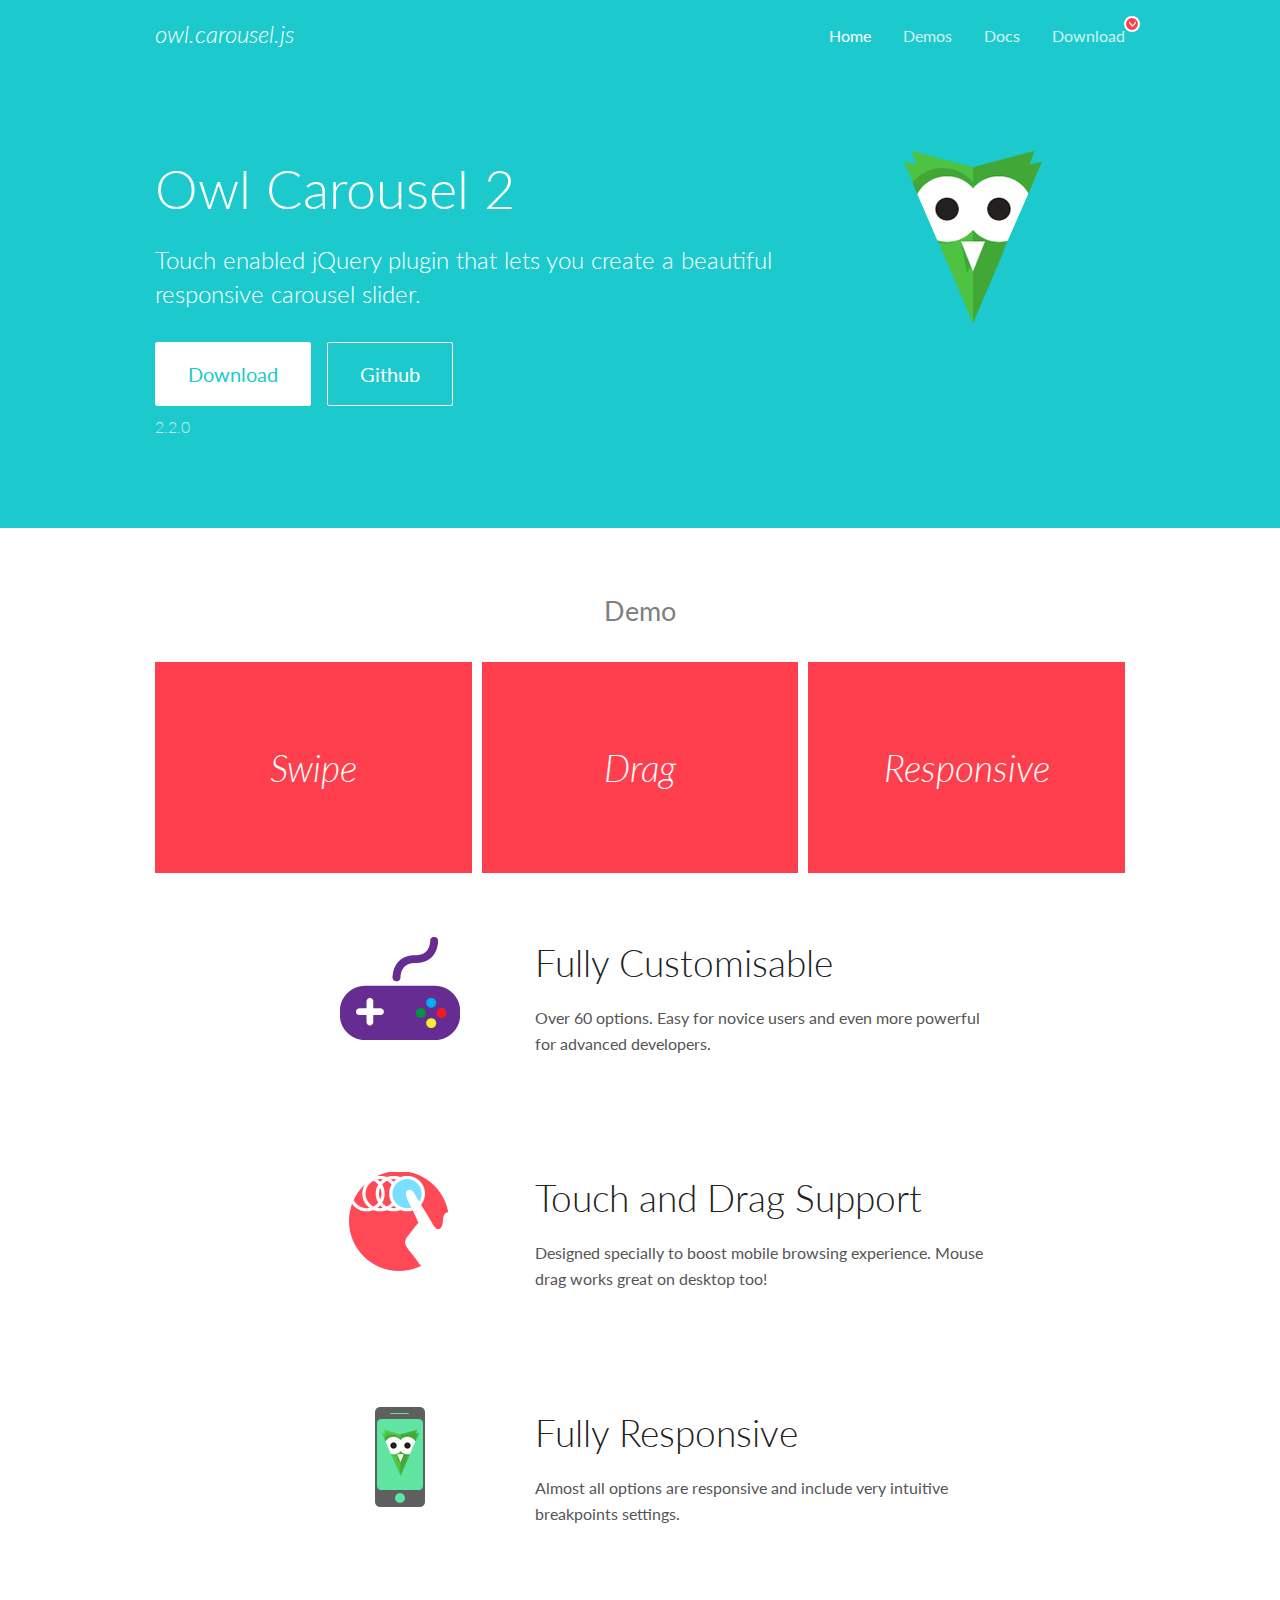
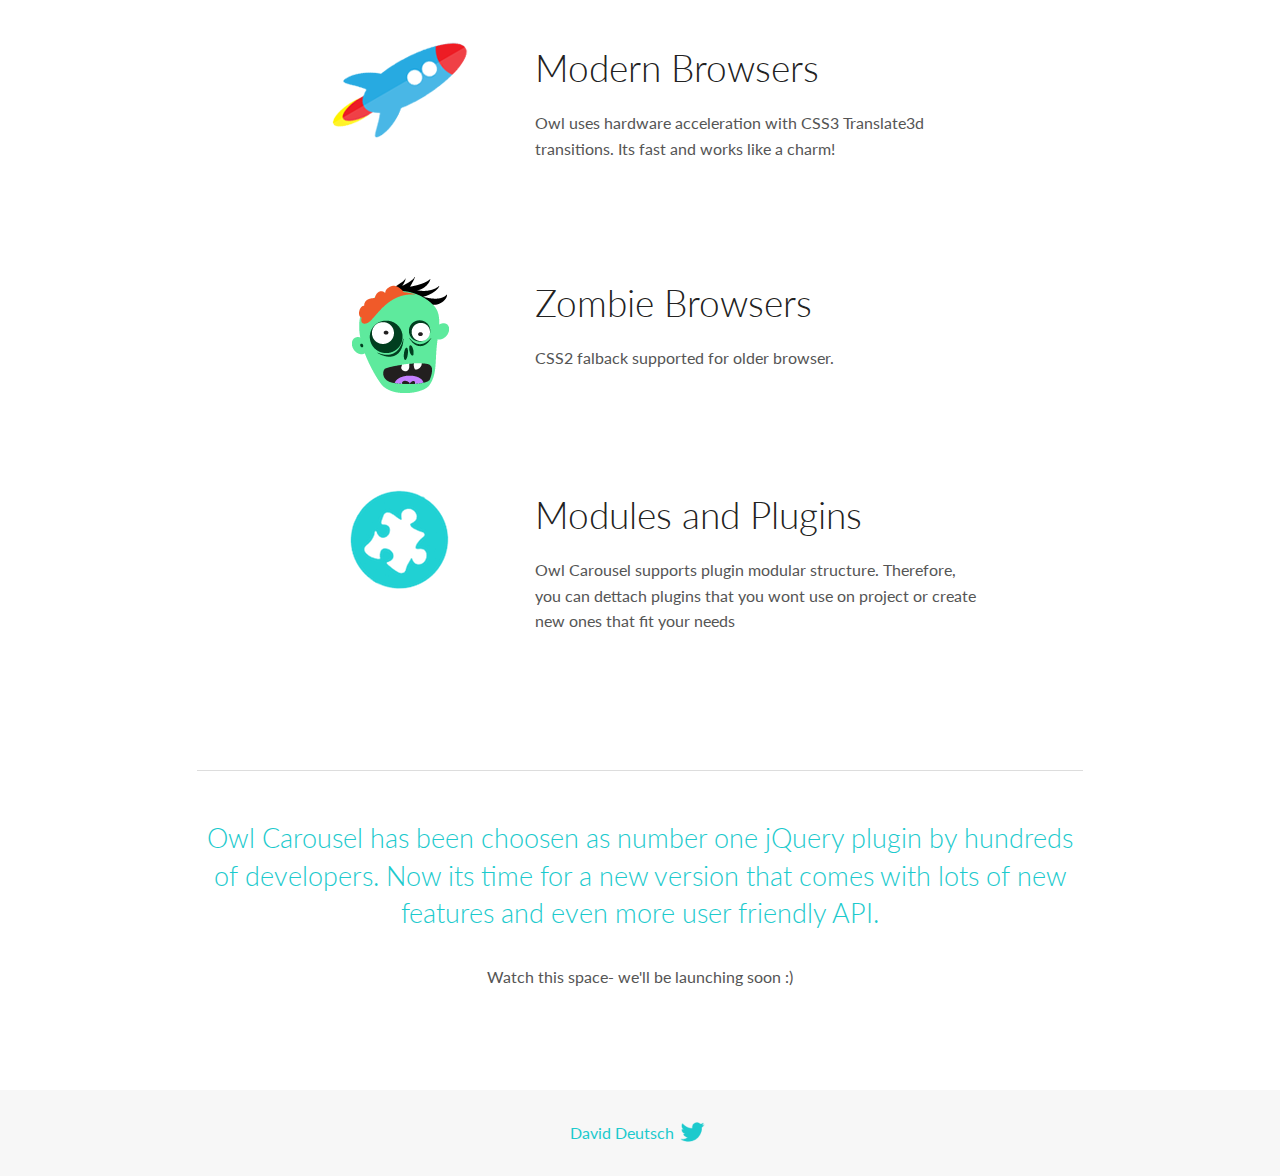
<file: assets/node_modules/owl.carousel/docs/index.html>
<!DOCTYPE html>
<html lang="en">
  <head>

    <!-- head -->
    <meta charset="utf-8">
    <meta name="msapplication-tap-highlight" content="no" />
    <meta name="viewport" content="width=device-width, initial-scale=1.0" />
    <meta name="description" content="Touch enabled jQuery plugin that lets you create beautiful responsive carousel slider.">
    <meta name="author" content="David Deutsch">
    <title>
      Home | Owl Carousel | 2.2.0
    </title>

    <!-- Stylesheets -->
    <link href='https://fonts.googleapis.com/css?family=Lato:300,400,700,400italic,300italic' rel='stylesheet' type='text/css'>
    <link rel="stylesheet" href="assets/css/docs.theme.min.css">

    <!-- Owl Stylesheets -->
    <link rel="stylesheet" href="assets/owlcarousel/assets/owl.carousel.min.css">
    <link rel="stylesheet" href="assets/owlcarousel/assets/owl.theme.default.min.css">

    <!-- HTML5 shim and Respond.js IE8 support of HTML5 elements and media queries -->

    <!--[if lt IE 9]>
      <script src="https://oss.maxcdn.com/libs/html5shiv/3.7.0/html5shiv.js"></script>
      <script src="https://oss.maxcdn.com/libs/respond.js/1.3.0/respond.min.js"></script>
    <![endif]-->

    <!-- Favicons -->
    <link rel="apple-touch-icon-precomposed" sizes="144x144" href="assets/ico/apple-touch-icon-144-precomposed.png">
    <link rel="shortcut icon" href="assets/ico/favicon.png">
    <link rel="shortcut icon" href="favicon.ico">

    <!-- Yeah i know js should not be in header. Its required for demos.-->

    <!-- javascript -->
    <script src="assets/vendors/jquery.min.js"></script>
    <script src="assets/owlcarousel/owl.carousel.js"></script>
  </head>
  <body>

    <!-- header -->
    <header class="header">
      <div class="row">
        <div class="large-12 columns">
          <div class="brand left">
            <h3>
              <a href="/OwlCarousel2/">owl.carousel.js</a> 
            </h3>
          </div>
          <a id="toggle-nav" class="right">
            <span></span> <span></span> <span></span> 
          </a> 
          <div class="nav-bar">
            <ul class="clearfix">
              <li class="active">
                <a href="/OwlCarousel2/index.html">Home</a> 
              </li>
              <li> <a href="/OwlCarousel2/demos/demos.html">Demos</a>  </li>
              <li> <a href="/OwlCarousel2/docs/started-welcome.html">Docs</a>  </li>
              <li>
                <a href="/OwlCarousel2/download/owl.carousel.2.2.0.zip">Download</a> 
                <span class="download"></span> 
              </li>
            </ul>
          </div>
        </div>
      </div>
    </header>

    <!-- home panel -->
    <section id="hero">
      <div class="row">
        <div class="large-8 medium-8 columns">
          <h1>Owl Carousel 2</h1>
          <h4>Touch enabled jQuery plugin that lets you create a beautiful responsive carousel slider.</h4>
          <a href="/OwlCarousel2/download/owl.carousel.2.2.0.zip" class="hero-button">Download</a> 
          <a href="https://github.com/OwlCarousel2/OwlCarousel2" class="hero-button outline">Github</a> 
          <p>2.2.0</p>
        </div>
        <div class="large-4 medium-4 columns">
          <img class="owl-logo" src="assets/img/owl-logo.png" alt="mr. Owl">
        </div>
      </div>
    </section>

    <!-- body -->
    <div class="home-demo">
      <div class="row">
        <div class="large-12 columns">
          <h3>Demo</h3>
          <div class="owl-carousel">
            <div class="item">
              <h2>Swipe</h2>
            </div>
            <div class="item">
              <h2>Drag</h2>
            </div>
            <div class="item">
              <h2>Responsive</h2>
            </div>
            <div class="item">
              <h2>CSS3</h2>
            </div>
            <div class="item">
              <h2>Fast</h2>
            </div>
            <div class="item">
              <h2>Easy</h2>
            </div>
            <div class="item">
              <h2>Free</h2>
            </div>
            <div class="item">
              <h2>Upgradable</h2>
            </div>
            <div class="item">
              <h2>Tons of options</h2>
            </div>
            <div class="item">
              <h2>Infinity</h2>
            </div>
            <div class="item">
              <h2>Auto Width</h2>
            </div>
          </div>
        </div>
      </div>
    </div>
    <script>
      var owl = $('.owl-carousel');
      owl.owlCarousel({
        margin: 10,
        loop: true,
        responsive: {
          0: {
            items: 1
          },
          600: {
            items: 2
          },
          1000: {
            items: 3
          }
        }
      })
    </script>

    <!-- features -->
    <div id="features">
      <div class="row">
        <div class="small-12 medium-9 small-centered columns">
          <section class="row feature">
            <div class="medium-4 small-12 columns">
              <img src="assets/img/feature-options.png" alt="">
            </div>
            <div class="medium-8 small-12 columns">
              <h2>Fully Customisable</h2>
              <p>Over 60 options. Easy for novice users and even more powerful for advanced developers.</p>
            </div>
          </section>
          <section class="row feature">
            <div class="medium-4 small-12 columns">
              <img src="assets/img/feature-drag.png" alt="">
            </div>
            <div class="medium-8 small-12 columns">
              <h2>Touch and Drag Support</h2>
              <p>Designed specially to boost mobile browsing experience. Mouse drag works great on desktop too!</p>
            </div>
          </section>
          <section class="row feature">
            <div class="medium-4 small-12 columns">
              <img src="assets/img/feature-responsive.png" alt="">
            </div>
            <div class="medium-8 small-12 columns">
              <h2>Fully Responsive</h2>
              <p>Almost all options are responsive and include very intuitive breakpoints settings.</p>
            </div>
          </section>
          <section class="row feature">
            <div class="medium-4 small-12 columns">
              <img src="assets/img/feature-modern.png" alt="">
            </div>
            <div class="medium-8 small-12 columns">
              <h2>Modern Browsers</h2>
              <p>Owl uses hardware acceleration with CSS3 Translate3d transitions. Its fast and works like a charm! </p>
            </div>
          </section>
          <section class="row feature">
            <div class="medium-4 small-12 columns">
              <img src="assets/img/feature-zombie.png" alt="">
            </div>
            <div class="medium-8 small-12 columns">
              <h2>Zombie Browsers</h2>
              <p>CSS2 falback supported for older browser.</p>
            </div>
          </section>
          <section class="row feature">
            <div class="medium-4 small-12 columns">
              <img src="assets/img/feature-module.png" alt="">
            </div>
            <div class="medium-8 small-12 columns">
              <h2>Modules and Plugins</h2>
              <p>Owl Carousel supports plugin modular structure. Therefore, you can dettach plugins that you wont use on project or create new ones that fit your needs</p>
            </div>
          </section>
        </div>
      </div>
    </div>

    <!-- footer -->
    <section id="teaser-text">
      <div class="row">
        <div class="small-12 medium-11 small-centered columns">
          <hr>
          <h3 id="owl-carousel-has-been-choosen-as-number-one-jquery-plugin-by-hundreds-of-developers-now-its-time-for-a-new-version-that-comes-with-lots-of-new-features-and-even-more-user-friendly-api-">Owl Carousel has been choosen as number one jQuery plugin by hundreds of developers. Now its time for a new version that comes with lots of new features and even more user friendly API.</h3>
          <p>Watch this space- we&#39;ll be launching soon :)</p>
        </div>
      </div>
    </section>

    <!-- footer -->
    <footer class="footer">
      <div class="row">
        <div class="large-12 columns">
          <h5>
            <a href="/docs/support-contact.html">David Deutsch</a> 
            <a id="custom-tweet-button" href="https://twitter.com/share?url=http://www.owlcarousel.owlgraphic.com&text=Owl Carousel - This is so awesome! " target="_blank"></a> 
          </h5>
        </div>
      </div>
    </footer>

    <!-- vendors -->
    <script src="assets/vendors/highlight.js"></script>
    <script src="assets/js/app.js"></script>
  </body>
</html>
</file>
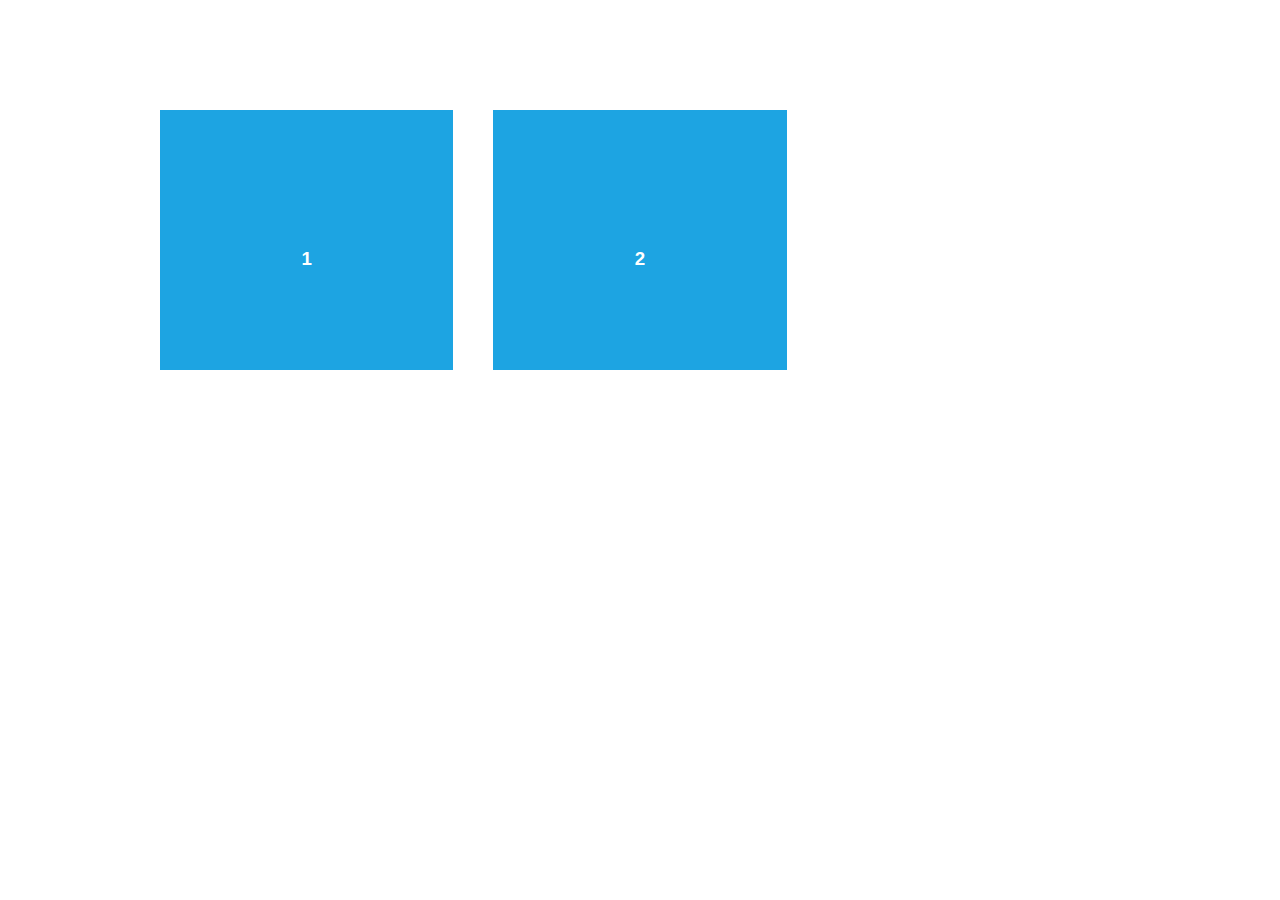
<file: assets/node_modules/aos/demo/async.html>
<!DOCTYPE html>
<html>
  <head>
    <meta charset="utf-8">
    <title>AOS - Animate on scroll library</title>
    <meta name="viewport" content="width=device-width">
    <link rel="stylesheet" href="css/styles.css" />
    <link rel="stylesheet" href="../dist/aos.css" />
  </head>
  <body>
    <div id="aos-demo" class="aos-all"></div>

    <script src="../dist/aos.js"></script>
    <script>
      AOS.init({
        easing: 'ease-in-out-sine'
      });

      setInterval(addItem, 300);

      var itemsCounter = 1;
      var container = document.getElementById('aos-demo');

      function addItem () {
        if (itemsCounter > 42) return;
        var item = document.createElement('div');
        item.classList.add('aos-item');
        item.setAttribute('data-aos', 'fade-up');
        item.innerHTML = '<div class="aos-item__inner"><h3>' + itemsCounter + '</h3></div>';
        container.appendChild(item);
        itemsCounter++;
      }
    </script>
  </body>
</html>
</file>
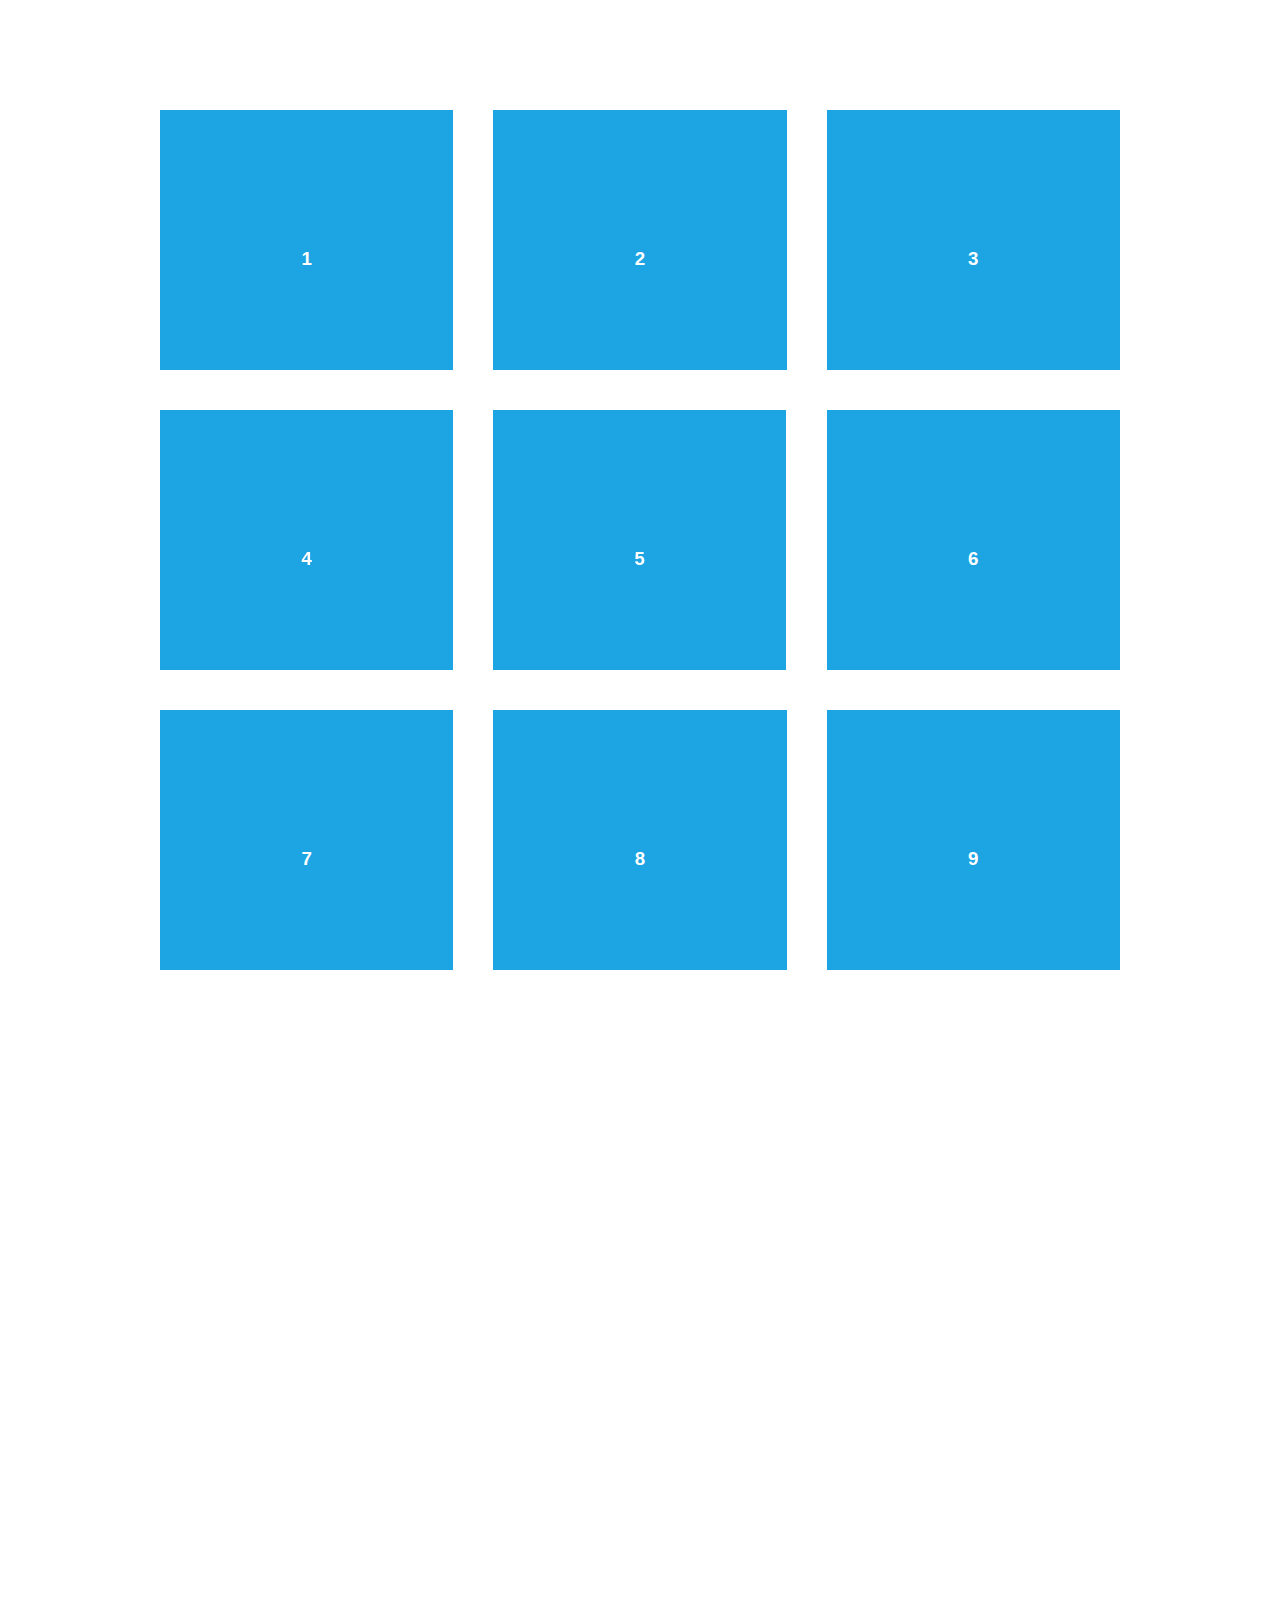
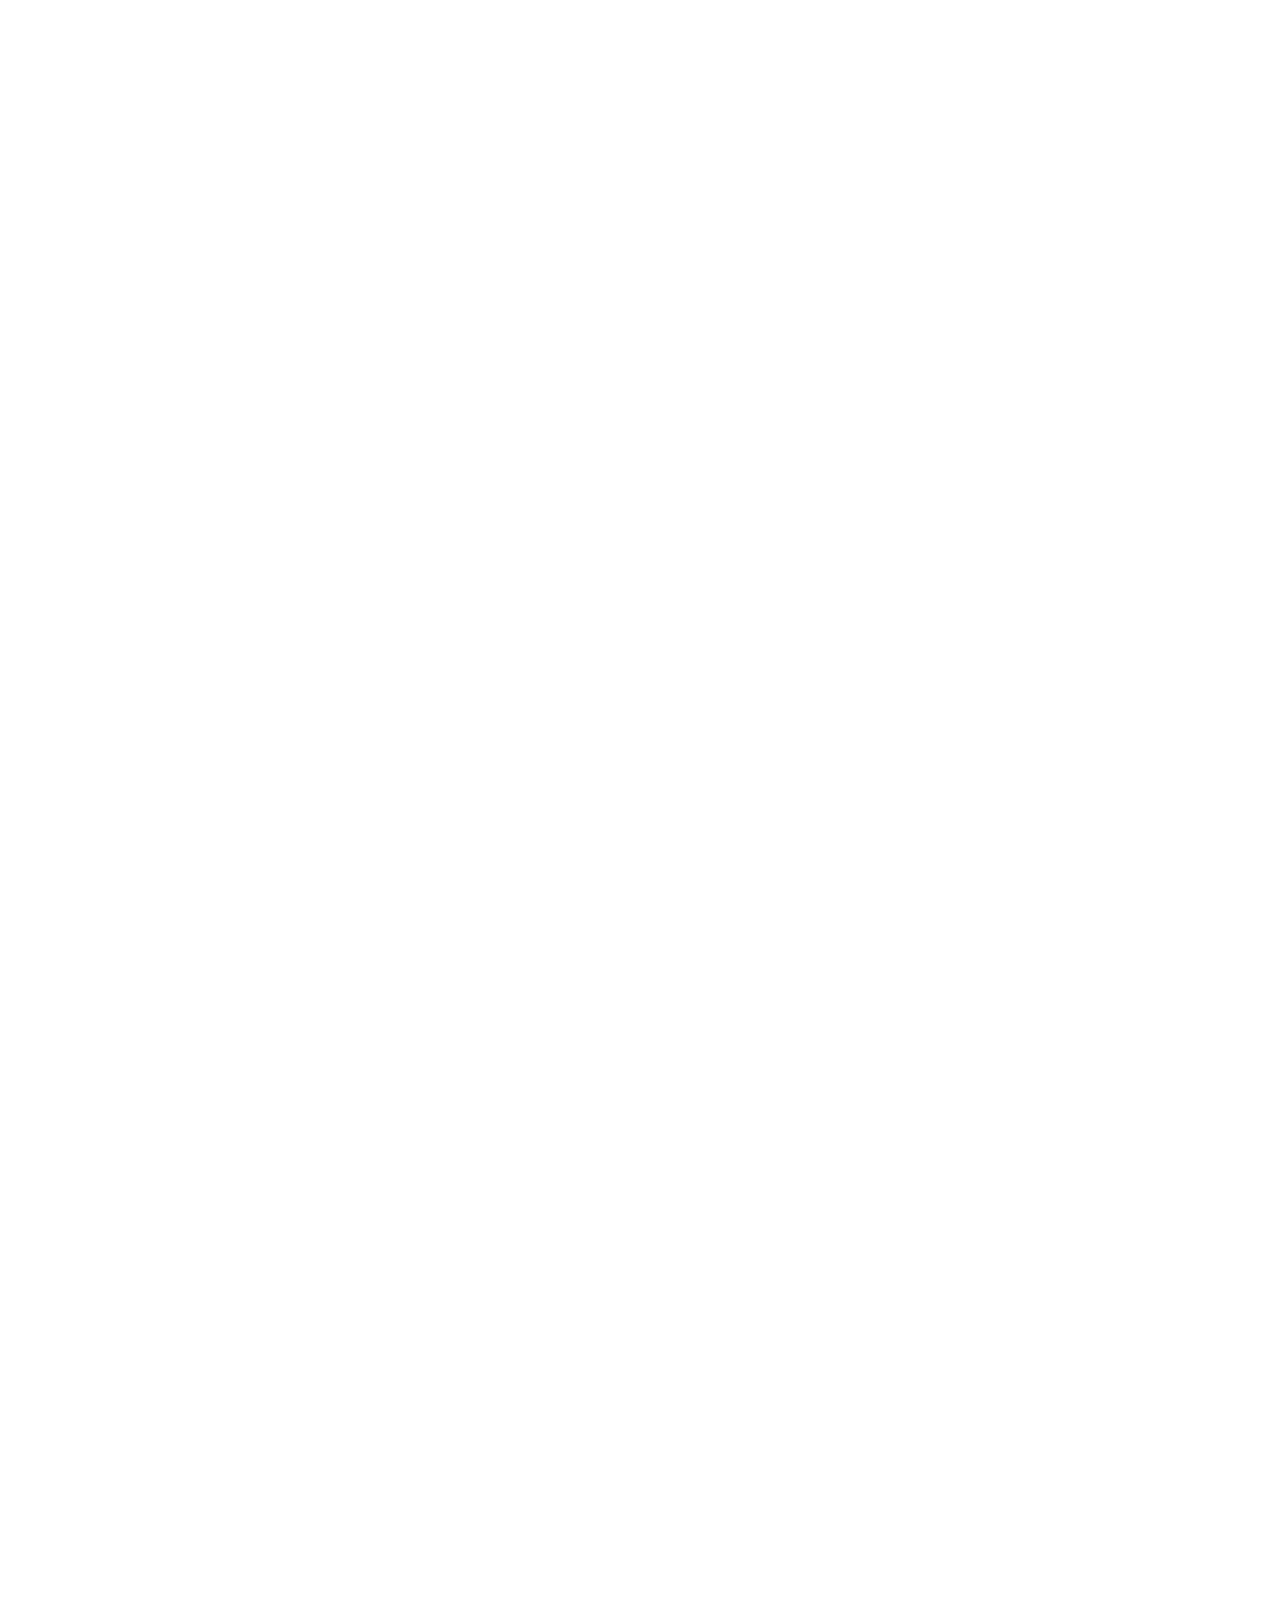
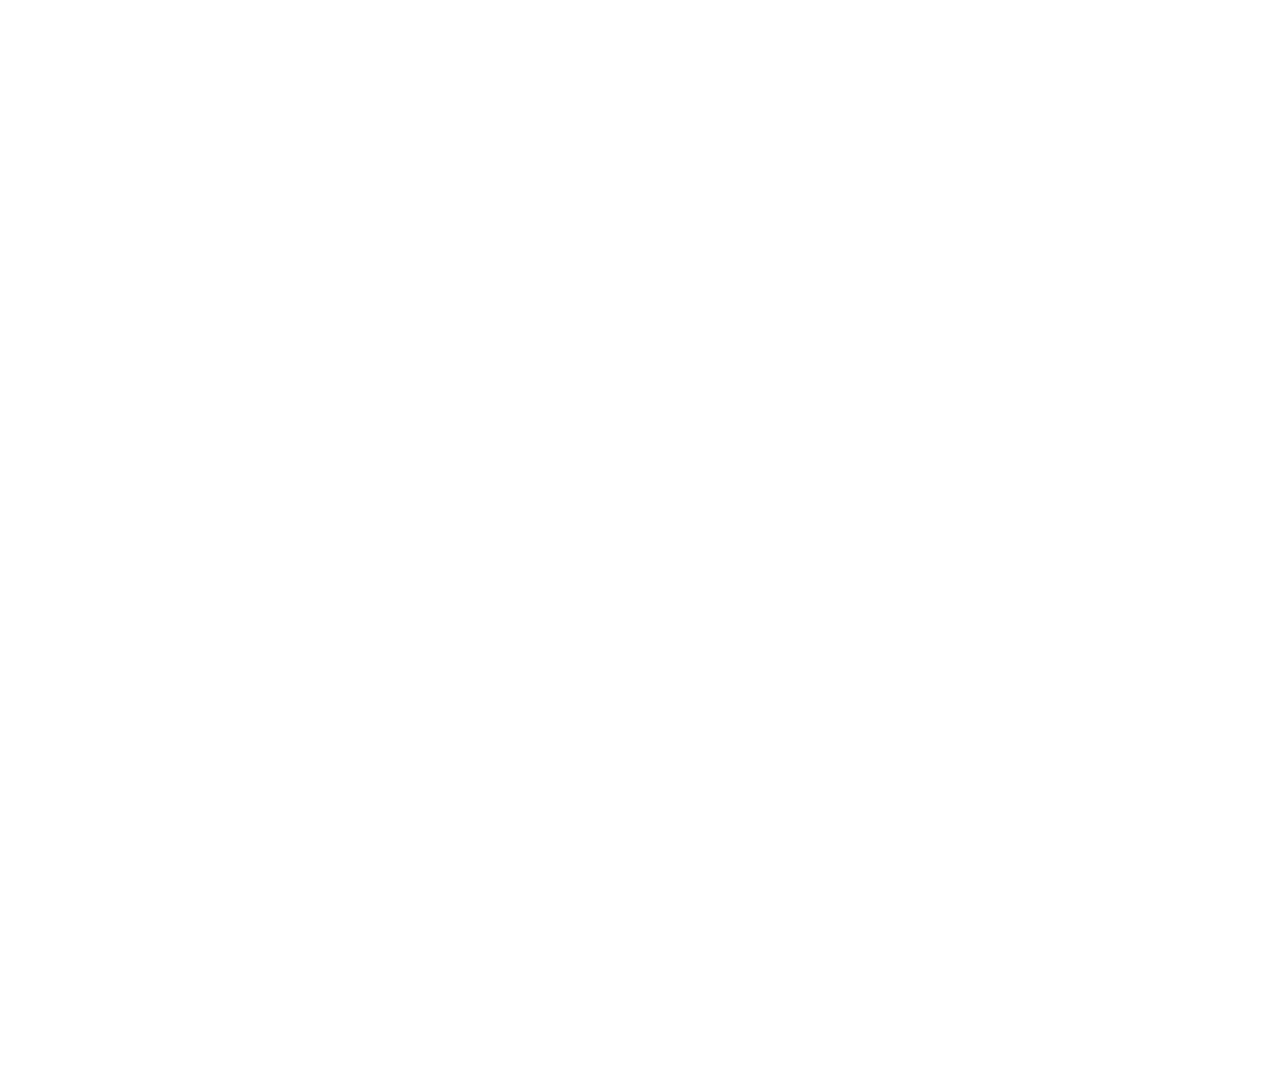
<file: assets/node_modules/aos/demo/simple.html>
<!DOCTYPE html>
<html>
  <head>
    <meta charset="utf-8">
    <title>AOS - Animate on scroll library</title>
    <meta name="viewport" content="width=device-width">
    <link rel="stylesheet" href="css/styles.css" />
    <link rel="stylesheet" href="../dist/aos.css" />
    <!--[if lt IE 9]>
    <script src="//html5shiv.googlecode.com/svn/trunk/html5.js"></script>
    <![endif]-->
  </head>
  <body>
    <div id="transcroller-body" class="aos-all">
      <div class="aos-item" data-aos="fade-up">
        <div class="aos-item__inner"><h3>1</h3></div>
      </div>
      <div class="aos-item" data-aos="fade-down">
        <div class="aos-item__inner"><h3>2</h3></div>
      </div>
      <div class="aos-item" data-aos="zoom-out-down">
        <div class="aos-item__inner"><h3>3</h3></div>
      </div>
      <div class="aos-item" data-aos="flip-down">
        <div class="aos-item__inner"><h3>4</h3></div>
      </div>
      <div class="aos-item" data-aos="flip-up">
        <div class="aos-item__inner"><h3>5</h3></div>
      </div>
      <div class="aos-item" data-aos="fade-down">
        <div class="aos-item__inner"><h3>6</h3></div>
      </div>
      <div class="aos-item" data-aos="fade-in">
        <div class="aos-item__inner"><h3>7</h3></div>
      </div>
      <div class="aos-item" data-aos="fade-down">
        <div class="aos-item__inner"><h3>8</h3></div>
      </div>
      <div class="aos-item" data-aos="fade-in">
        <div class="aos-item__inner"><h3>9</h3></div>
      </div>
      <div class="aos-item" data-aos="fade-down">
        <div class="aos-item__inner"><h3>10</h3></div>
      </div>
      <div class="aos-item" data-aos="fade-up">
        <div class="aos-item__inner"><h3>11</h3></div>
      </div>
      <div class="aos-item" data-aos="fade-down">
        <div class="aos-item__inner"><h3>12</h3></div>
      </div>
      <div class="aos-item" data-aos="fade-in">
        <div class="aos-item__inner"><h3>13</h3></div>
      </div>
      <div class="aos-item" data-aos="fade-up">
        <div class="aos-item__inner"><h3>14</h3></div>
      </div>
      <div class="aos-item" data-aos="fade-in">
        <div class="aos-item__inner"><h3>15</h3></div>
      </div>
      <div class="aos-item" data-aos="fade-up">
        <div class="aos-item__inner"><h3>16</h3></div>
      </div>
      <div class="aos-item" data-aos="fade-down">
        <div class="aos-item__inner"><h3>17</h3></div>
      </div>
      <div class="aos-item" data-aos="fade-up">
        <div class="aos-item__inner"><h3>18</h3></div>
      </div>
      <div class="aos-item" data-aos="zoom-out">
        <div class="aos-item__inner"><h3>19</h3></div>
      </div>
      <div class="aos-item" data-aos="fade-up">
        <div class="aos-item__inner"><h3>20</h3></div>
      </div>
      <div class="aos-item" data-aos="zoom-out">
        <div class="aos-item__inner"><h3>21</h3></div>
      </div>
      <div class="aos-item" data-aos="fade-in">
        <div class="aos-item__inner"><h3>22</h3></div>
      </div>
      <div class="aos-item" data-aos="zoom-out-up">
        <div class="aos-item__inner"><h3>23</h3></div>
      </div>
      <div class="aos-item" data-aos="zoom-out-down">
        <div class="aos-item__inner"><h3>24</h3></div>
      </div>
      <div class="aos-item" data-aos="fade-in">
        <div class="aos-item__inner"><h3>25</h3></div>
      </div>
      <div class="aos-item" data-aos="fade-in">
        <div class="aos-item__inner"><h3>26</h3></div>
      </div>
      <div class="aos-item" data-aos="fade-in">
        <div class="aos-item__inner"><h3>27</h3></div>
      </div>
      <div class="aos-item" data-aos="fade-in">
        <div class="aos-item__inner"><h3>28</h3></div>
      </div>
      <div class="aos-item" data-aos="fade-in">
        <div class="aos-item__inner"><h3>29</h3></div>
      </div>
      <div class="aos-item" data-aos="fade-in">
        <div class="aos-item__inner"><h3>30</h3></div>
      </div>
      <div class="aos-item" data-aos="fade-in">
        <div class="aos-item__inner"><h3>31</h3></div>
      </div>
      <div class="aos-item" data-aos="fade-in">
        <div class="aos-item__inner"><h3>32</h3></div>
      </div>
      <div class="aos-item" data-aos="fade-in">
        <div class="aos-item__inner"><h3>33</h3></div>
      </div>
      <div class="aos-item" data-aos="fade-in">
        <div class="aos-item__inner"><h3>34</h3></div>
      </div>
      <div class="aos-item" data-aos="fade-in">
        <div class="aos-item__inner"><h3>35</h3></div>
      </div>
      <div class="aos-item" data-aos="fade-in">
        <div class="aos-item__inner"><h3>36</h3></div>
      </div>
      <div class="aos-item" data-aos="fade-in">
        <div class="aos-item__inner"><h3>37</h3></div>
      </div>
      <div class="aos-item" data-aos="fade-in">
        <div class="aos-item__inner"><h3>38</h3></div>
      </div>
      <div class="aos-item" data-aos="fade-in">
        <div class="aos-item__inner"><h3>39</h3></div>
      </div>
      <div class="aos-item" data-aos="fade-in">
        <div class="aos-item__inner"><h3>40</h3></div>
      </div>
      <div class="aos-item" data-aos="fade-in">
        <div class="aos-item__inner"><h3>41</h3></div>
      </div>
      <div class="aos-item" data-aos="fade-in">
        <div class="aos-item__inner"><h3>42</h3></div>
      </div>
    </div>

    <script src="../dist/aos.js"></script>
    <script>
      AOS.init({
        easing: 'ease-in-out-sine'
      });
    </script>

    <!-- <script src="//cdnjs.cloudflare.com/ajax/libs/require.js/2.1.11/require.min.js"></script>
    <script>
      requirejs.config({
          baseUrl: '../dist',
      });

      require(['aos'], function(AOS){
          AOS.init({
              easing: 'ease-in-out-sine'
          });
      });
    </script> -->
  </body>
</html>
</file>
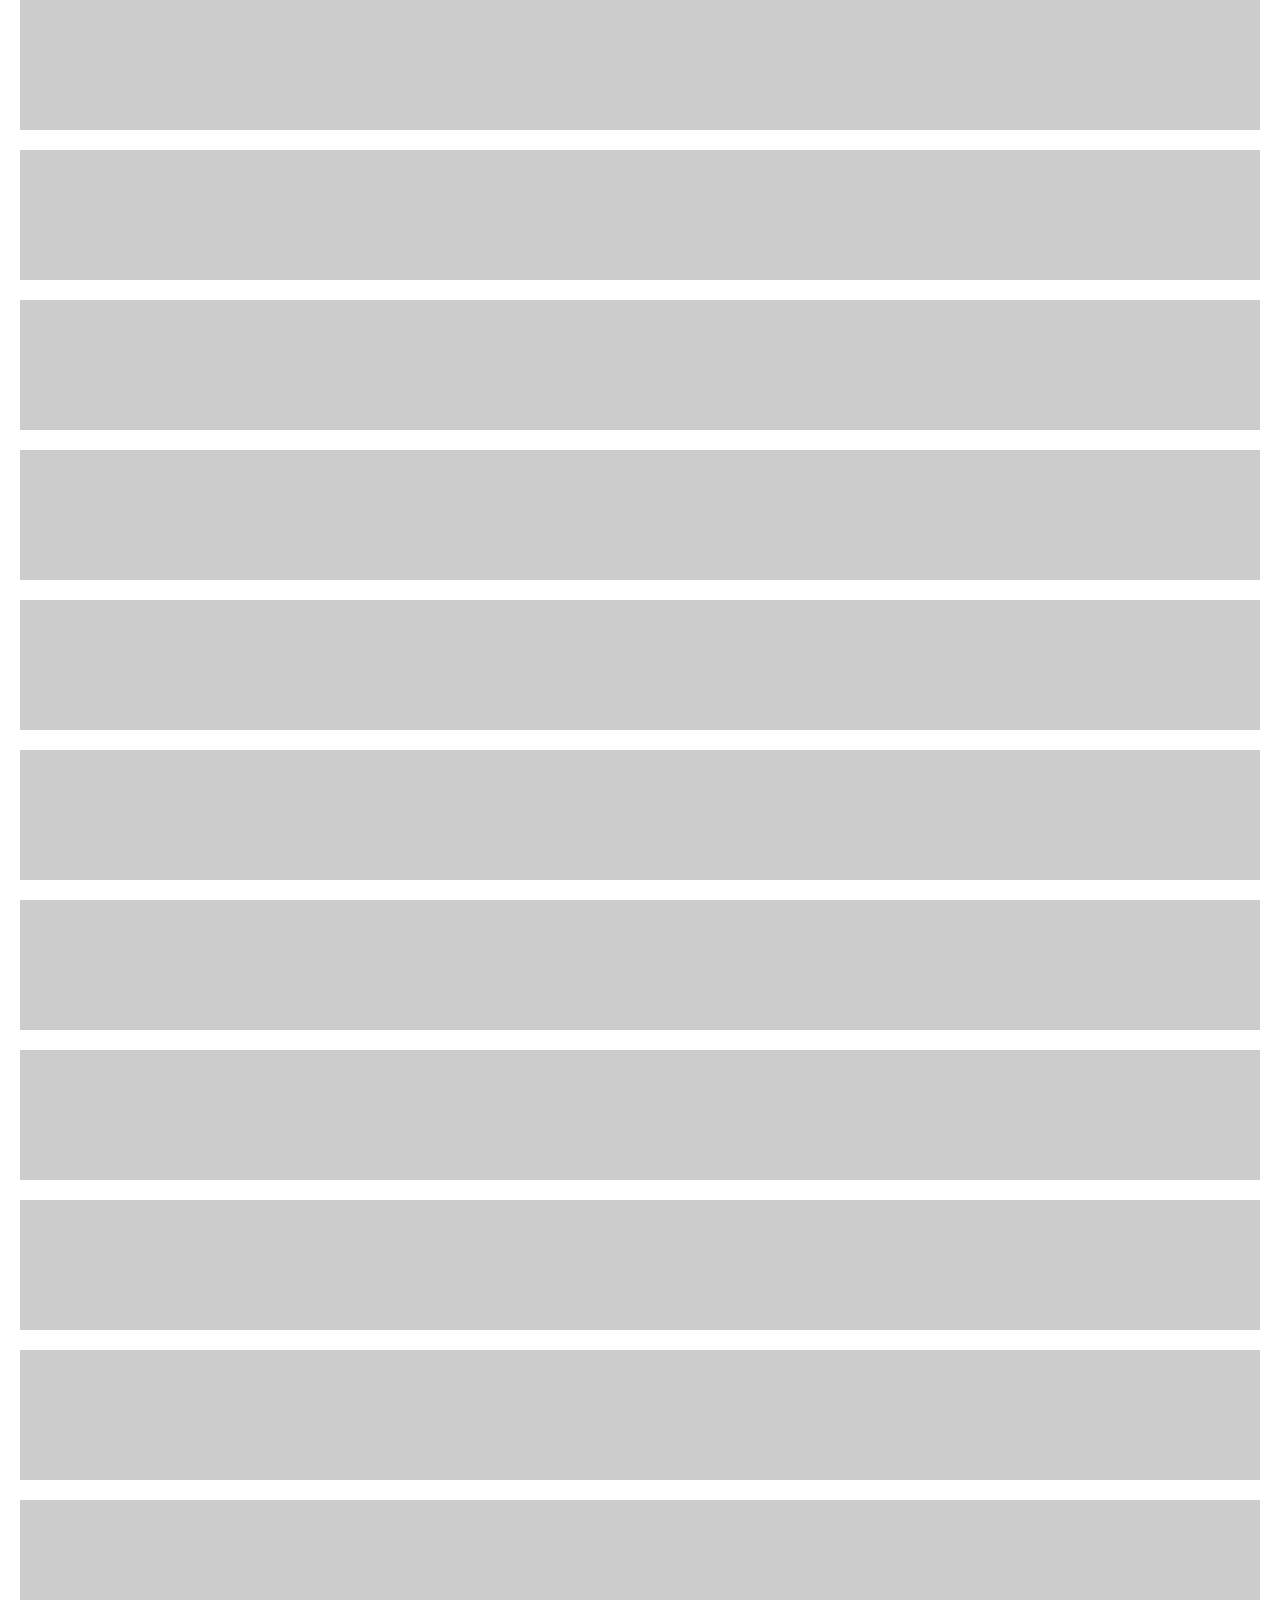
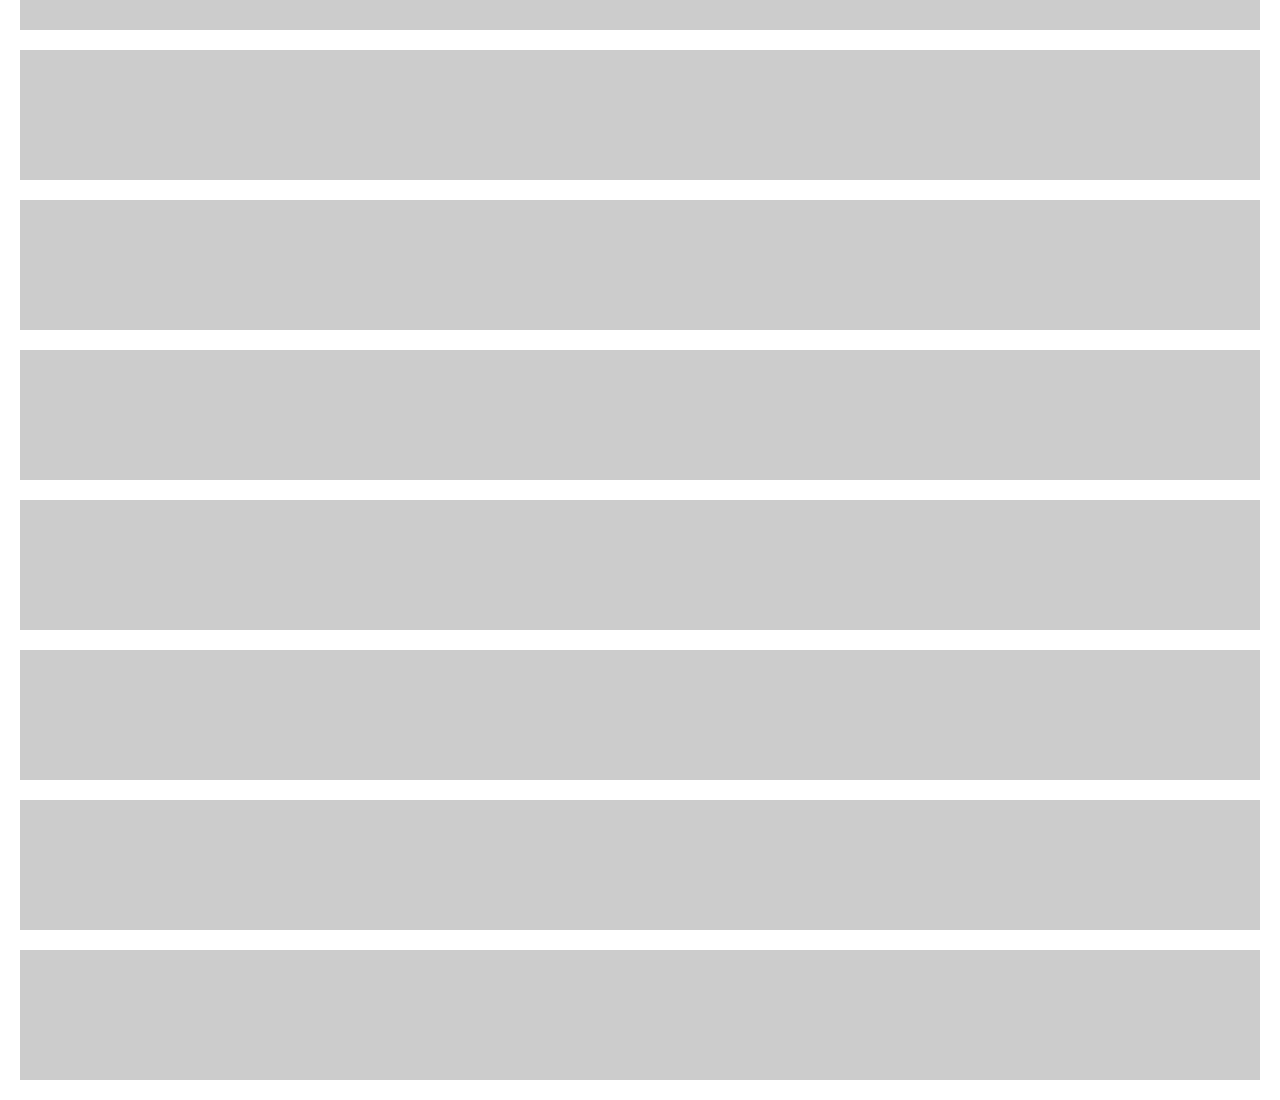
<file: assets/node_modules/aos/test/fixtures/aos-offset.fixture.html>
<!DOCTYPE html>
<html>
  <head>
    <title></title>
    <style type="text/css">
      * {box-sizing: border-box;}
      body {
        margin: 0; padding: 0 20px; text-align: center;
      }
      .aos-item {
        width: 100%; height: 130px; margin: 0 0 20px 0; background: #ccc;
      }
    </style>
  </head>
  <body class="body">
    <div class="aos-item aos-item--1" data-aos-offset="50" data-aos="fade"></div>
    <div class="aos-item aos-item--2" data-aos-offset="50" data-aos="fade-up"></div>
    <div class="aos-item aos-item--3" data-aos-offset="50" data-aos="fade-down"></div>
    <div class="aos-item aos-item--4" data-aos-offset="50" data-aos="fade-left"></div>
    <div class="aos-item aos-item--5" data-aos-offset="50" data-aos="fade-right"></div>
    <div class="aos-item aos-item--6" data-aos-offset="50" data-aos="flip-up"></div>
    <div class="aos-item aos-item--7" data-aos-offset="50" data-aos="flip-down"></div>
    <div class="aos-item aos-item--8" data-aos-offset="50" data-aos="flip-left"></div>
    <div class="aos-item aos-item--9" data-aos-offset="50" data-aos="flip-right"></div>
    <div class="aos-item aos-item--10" data-aos-offset="50" data-aos="zoom-in"></div>
    <div class="aos-item aos-item--11" data-aos-offset="50" data-aos="zoom-in-up"></div>
    <div class="aos-item aos-item--12" data-aos-offset="50" data-aos="zoom-in-down"></div>
    <div class="aos-item aos-item--13" data-aos-offset="50" data-aos="zoom-in-left"></div>
    <div class="aos-item aos-item--14" data-aos-offset="50" data-aos="zoom-in-right"></div>
    <div class="aos-item aos-item--15" data-aos-offset="50" data-aos="slide-up"></div>
    <div class="aos-item aos-item--16" data-aos-offset="50" data-aos="slide-down"></div>
    <div class="aos-item aos-item--17" data-aos-offset="50" data-aos="slide-left"></div>
    <div class="aos-item aos-item--18" data-aos-offset="50" data-aos="slide-right"></div>
  </body>
</html>
</file>
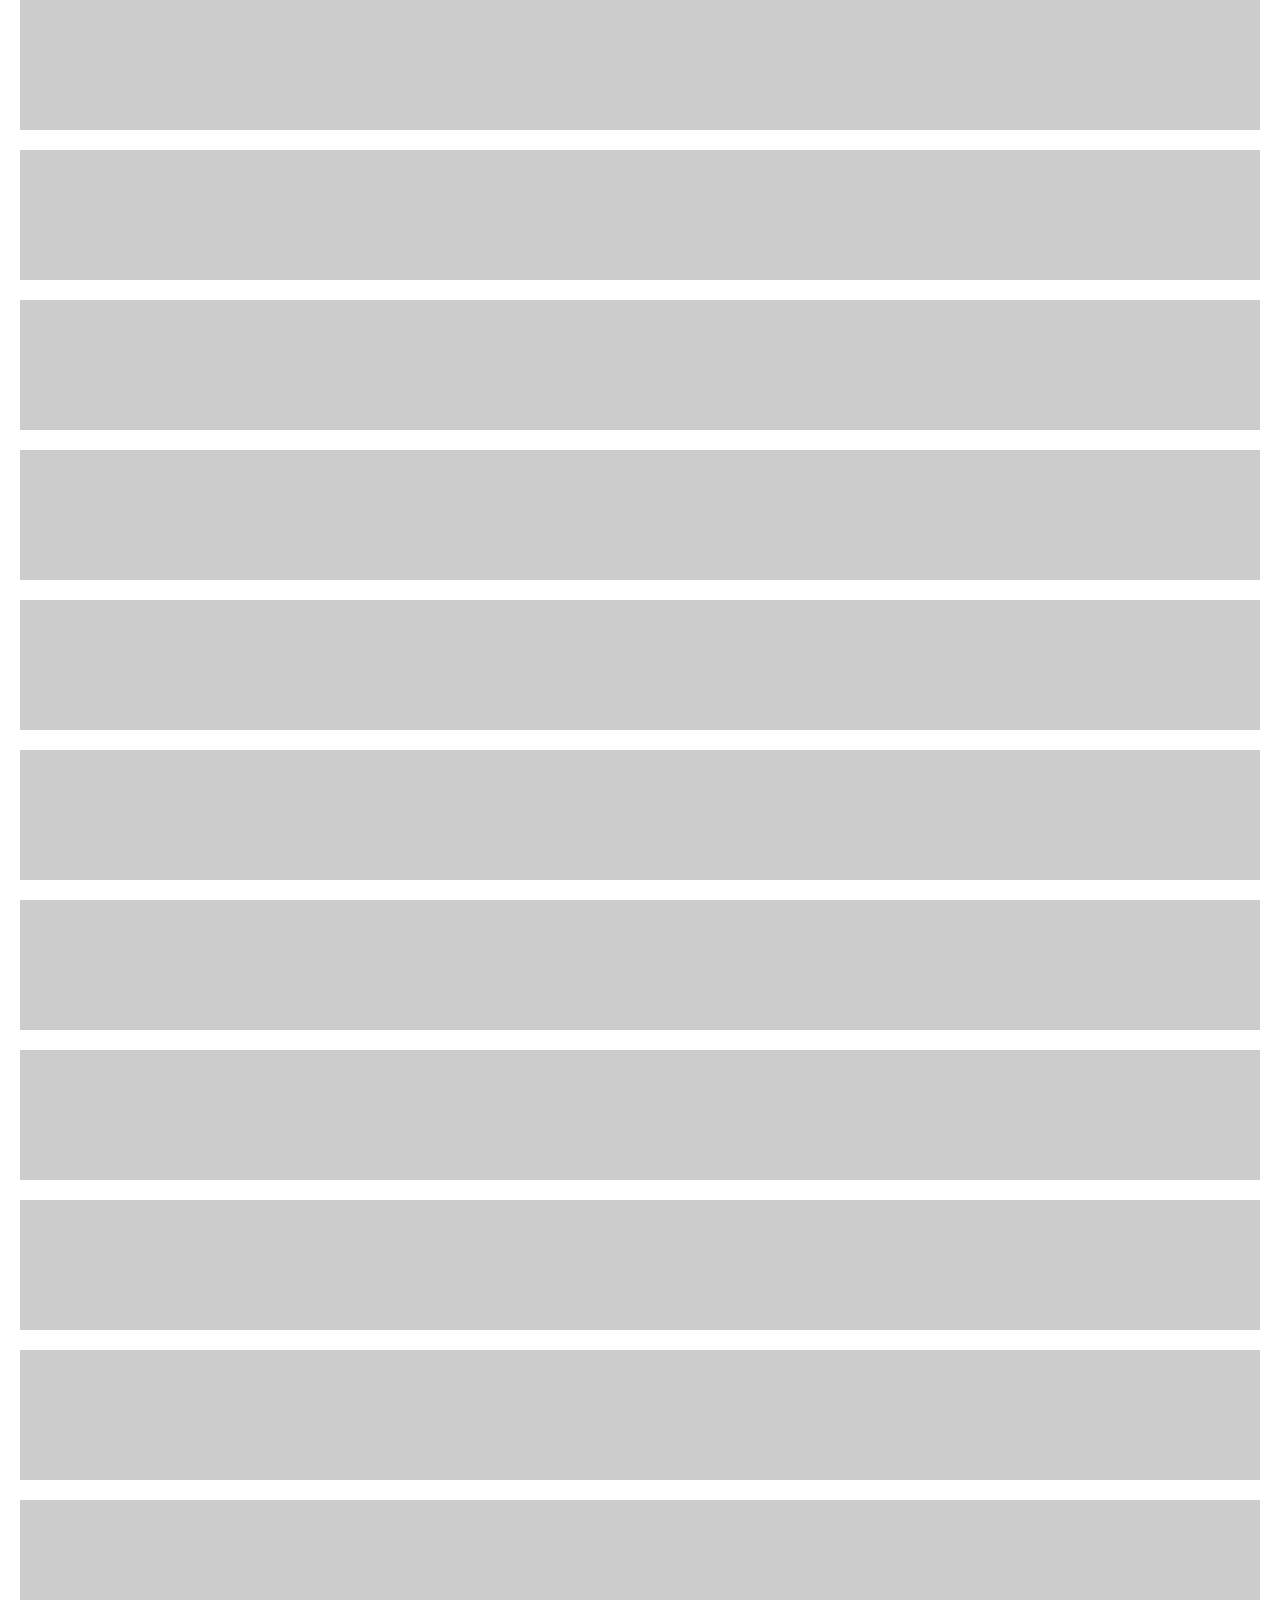
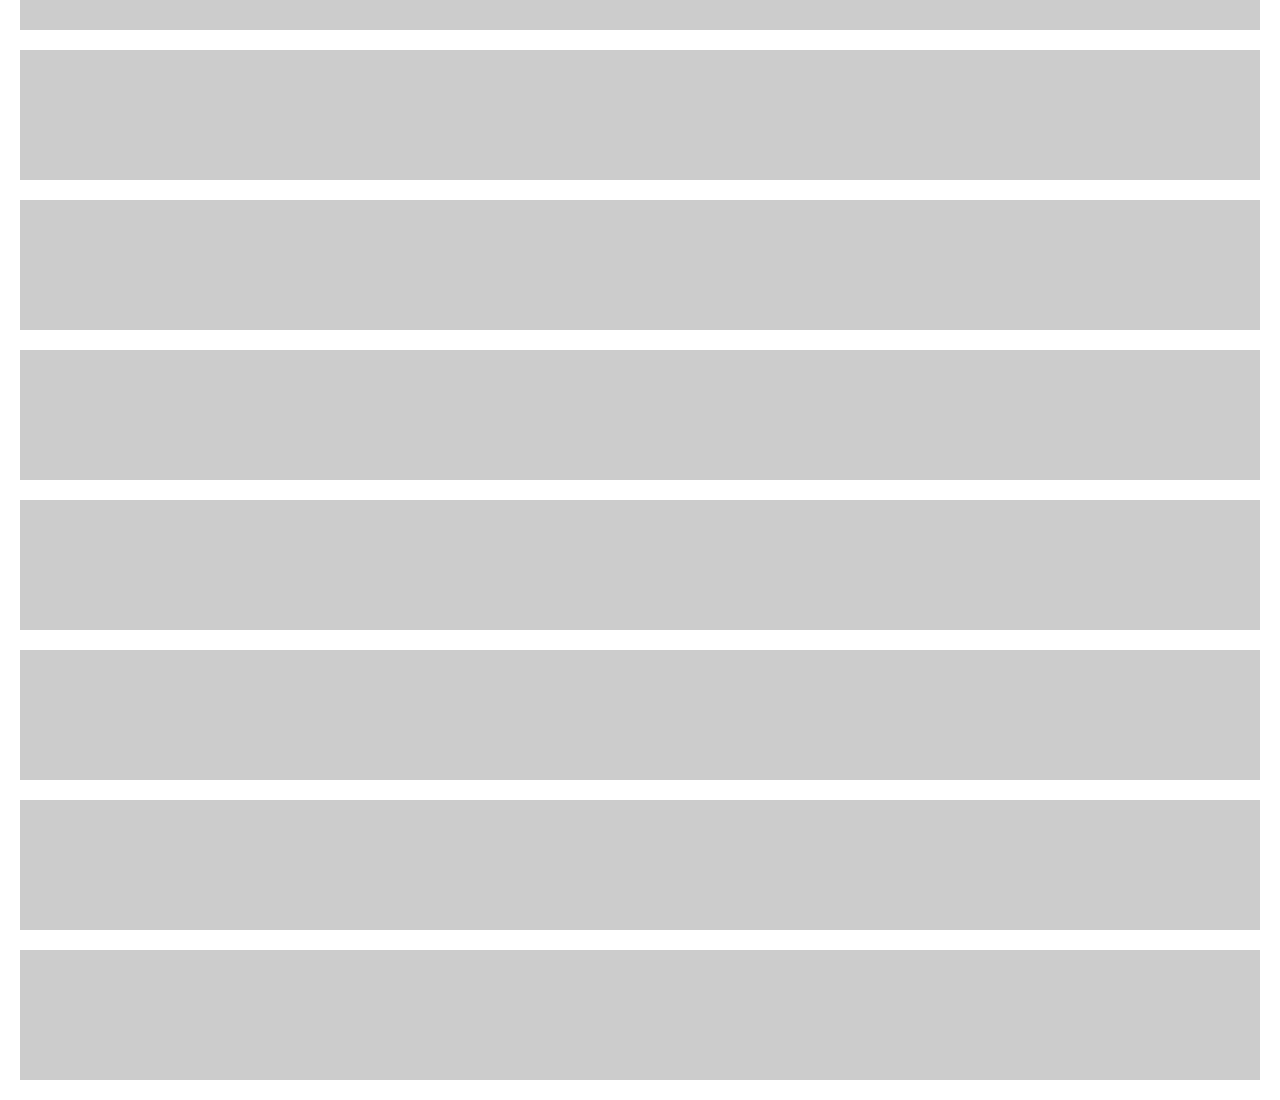
<file: assets/node_modules/aos/test/fixtures/aos.fixture.html>
<!DOCTYPE html>
<html>
  <head>
    <title></title>
    <style type="text/css">
      * {box-sizing: border-box;}
      body {
        margin: 0; padding: 0 20px; text-align: center;
      }
      .aos-item {
        width: 100%; height: 130px; margin: 0 0 20px 0; background: #ccc;
      }
    </style>
  </head>
  <body class="body">
    <div class="aos-item aos-item--1" data-aos="fade"></div>
    <div class="aos-item aos-item--2" data-aos="fade-up"></div>
    <div class="aos-item aos-item--3" data-aos="fade-down"></div>
    <div class="aos-item aos-item--4" data-aos="fade-left"></div>
    <div class="aos-item aos-item--5" data-aos="fade-right"></div>
    <div class="aos-item aos-item--6" data-aos="flip-up"></div>
    <div class="aos-item aos-item--7" data-aos="flip-down"></div>
    <div class="aos-item aos-item--8" data-aos="flip-left"></div>
    <div class="aos-item aos-item--9" data-aos="flip-right"></div>
    <div class="aos-item aos-item--10" data-aos="zoom-in"></div>
    <div class="aos-item aos-item--11" data-aos="zoom-in-up"></div>
    <div class="aos-item aos-item--12" data-aos="zoom-in-down"></div>
    <div class="aos-item aos-item--13" data-aos="zoom-in-left"></div>
    <div class="aos-item aos-item--14" data-aos="zoom-in-right"></div>
    <div class="aos-item aos-item--15" data-aos="slide-up"></div>
    <div class="aos-item aos-item--16" data-aos="slide-down"></div>
    <div class="aos-item aos-item--17" data-aos="slide-left"></div>
    <div class="aos-item aos-item--18" data-aos="slide-right"></div>
  </body>
</html>
</file>
<file: assets/node_modules/aos/demo/css/styles.css>
body {
  font-family: Helvetica,Tahoma;
}

*,
*:before,
*:after {
  box-sizing: border-box;
}

.aos-all {
  width: 1000px;
  max-width: 98%;
  margin: 10vh auto 0 auto;
}

.aos-item {
  display: inline-block;
  float: left;
  width: 33.3333%;
  height: 300px;
  padding: 20px;
}

.aos-item__inner {
  position: relative;
  width: 100%;
  height: 100%;
  float: left;
  background: #1da4e2;
  line-height: 260px;
  text-align: center;
  color: #fff;
}

@media screen and (max-width: 800px) {
  .aos-item {
    width: 50%;
  }
}
</file>
